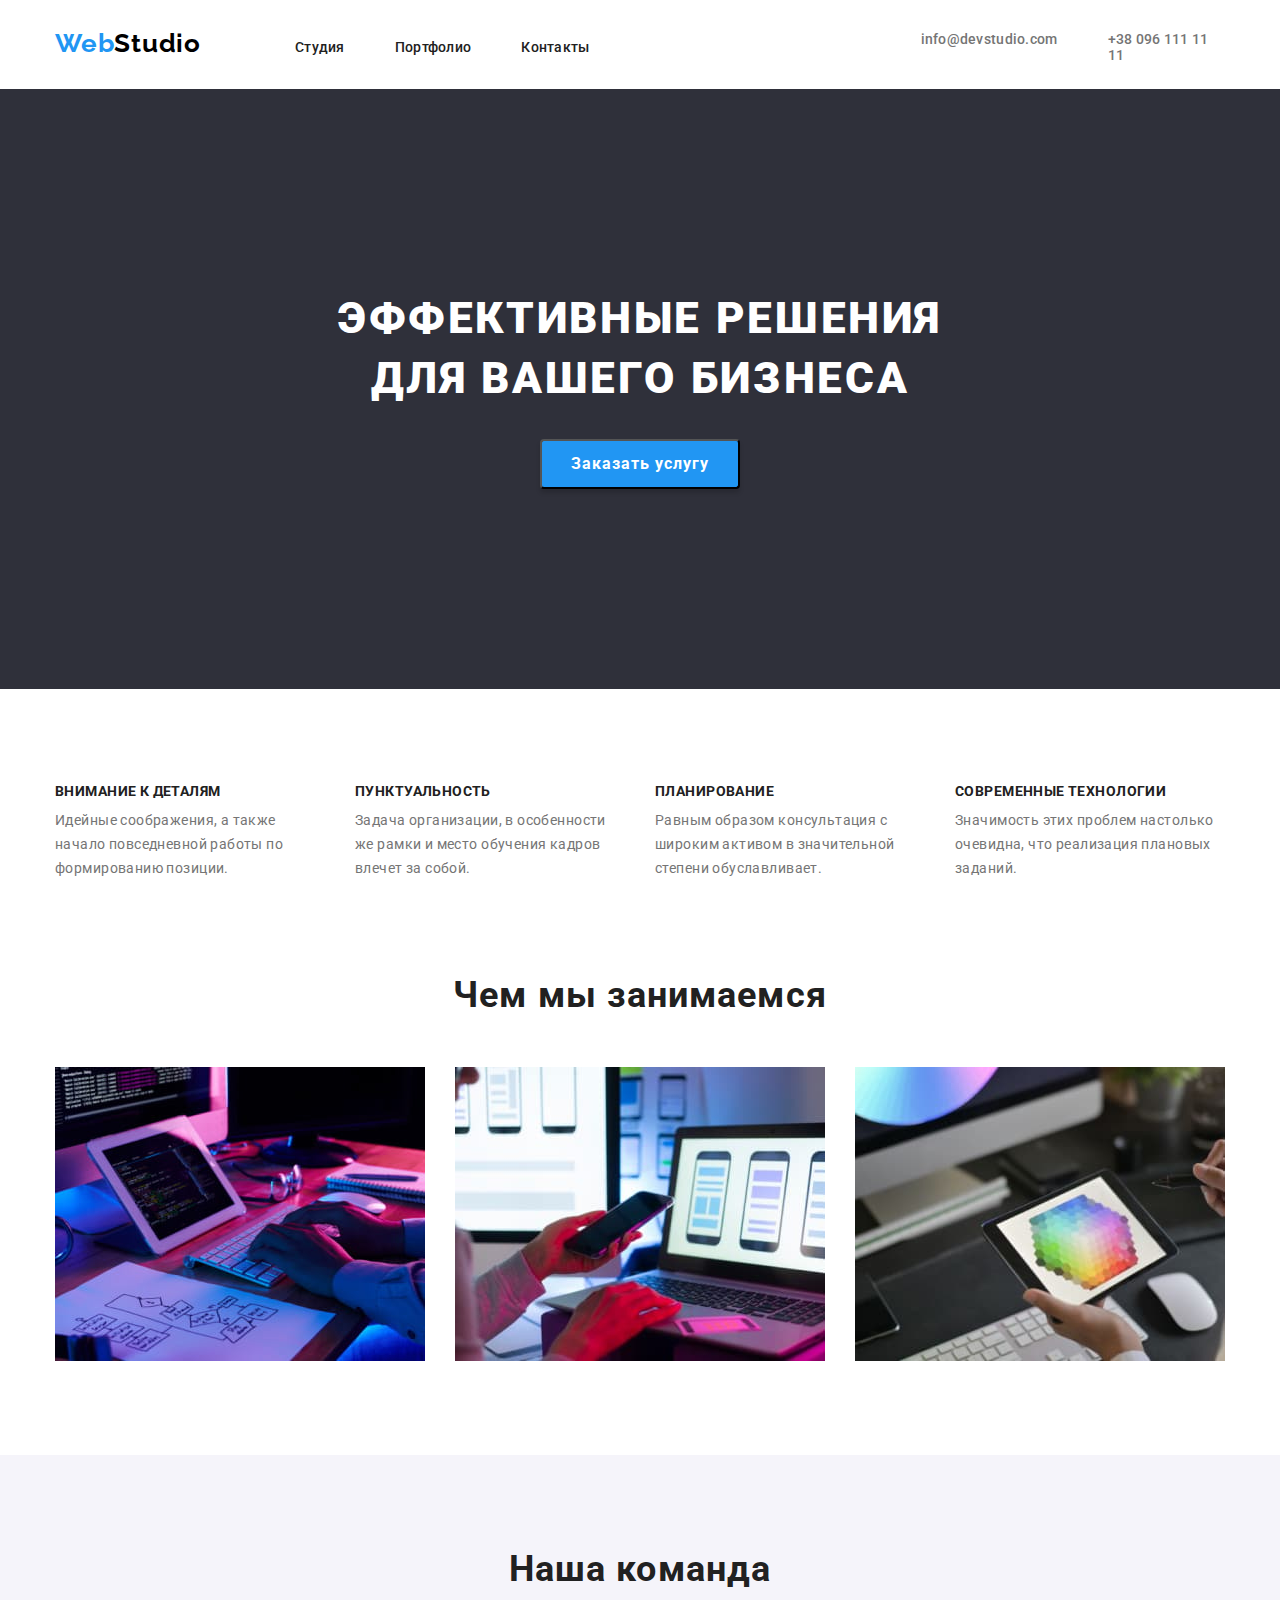
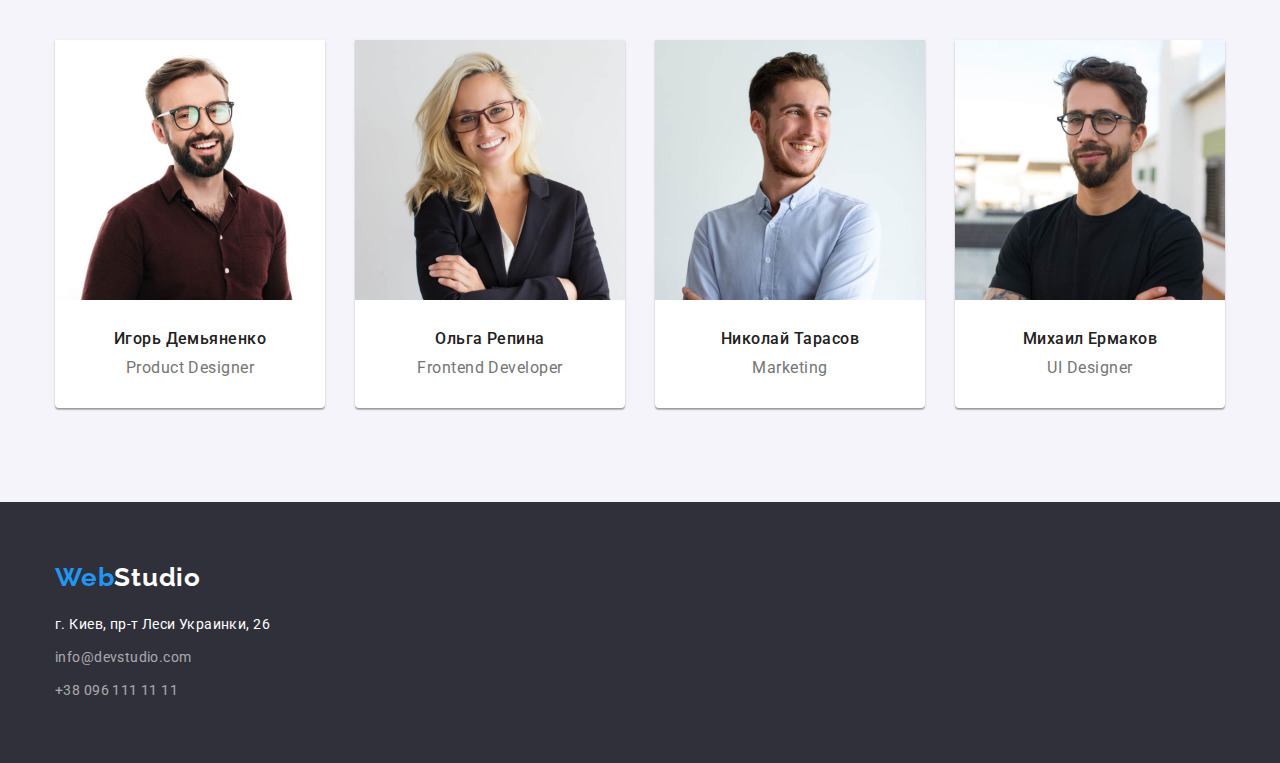
<file: index.html>
<!DOCTYPE html>
<html lang="en">
<head>
    <meta charset="UTF-8">
    <meta http-equiv="X-UA-Compatible" content="IE=edge">
    <meta name="viewport" content="width=device-width, initial-scale=1.0">
    <title>goit-markup-hw-01</title>
    <link rel="preconnect" href="https://fonts.googleapis.com">
    <link rel="preconnect" href="https://fonts.gstatic.com" crossorigin>
    <link href="https://fonts.googleapis.com/css2?family=Roboto:wght@400;500;700;900&display=swap" rel="stylesheet">
    <link href="https://fonts.googleapis.com/css2?family=Raleway:wght@700&family=Roboto:wght@400;500;700;900&display=swap"
        rel="stylesheet">
    <link rel="stylesheet" href="https://cdnjs.cloudflare.com/ajax/libs/modern-normalize/1.1.0/modern-normalize.min.css">

    <link rel="stylesheet" href="css/styles.css">
</head>
<body>
        <header >
                <div class="container">
                    <div class="header-flex">
                        <nav class="nav-flex">
                            <a href="./index.html" class="logo"> <span class="logo-word">Web</span>Studio</a>
                            <ul class="nav-link-flex">
                                <li class="nav-link" ><a class="nav-link" href="./index.html">Студия</a></li>
                                <li class="nav-link" ><a class="nav-link" href="./portfolio.html">Портфолио</a></li>
                                <li class="nav-link" ><a class="nav-link" href="#">Контакты</a></li>
                            </ul>
                        </nav>
                            <ul class="mail-tel-flex" >
                                <li class="mail-tel-link"><a class="mail-tel-link" href="mailto:info@devstudio.com">info@devstudio.com</a></li>
                                <li class="mail-tel-link"><a class="mail-tel-link" href="tel:+380961111111">+38 096 111 11 11</a></li>
                            </ul>
                    </div>
                </div>
        </header>
        <main >
            <!--hero-->
            <section class="hero">
                    <div class="container" >
                        <h1 class="design-title">Эффективные решения <br> для вашего бизнеса</h1>
                        <button type="button" class="button-name">Заказать услугу</button>
                    </div>
            </section>
            <!--features of work-->
            <section class="features-section" >
                <div class="container">
                    <h2 class="visually-hidden">особенности</h2>             
                        <ul class=work-flex>
                            <li>
                                <h3 class="work-title">Внимание к деталям</h3>
                                <p class="work-text">Идейные соображения, а также начало повседневной работы по формированию позиции.</p>
                            </li>
                            <li>
                                <h3 class="work-title">Пунктуальность</h3>
                                <p class="work-text" >Задача организации, в особенности же рамки и место обучения кадров влечет за собой.</p>
                            </li>
                            <li>
                                <h3 class="work-title">Планирование</h3>
                                <p class="work-text" >Равным образом консультация с широким активом в значительной степени обуславливает.</p>
                            </li>
                            <li>
                                <h3 class="work-title">Современные технологии</h3>
                                <p class="work-text" >Значимость этих проблем настолько очевидна, что реализация плановых заданий.</p>
                            </li>
                        </ul>
                </div>
            </section>
            <!--foto-->
            <section class="section">
                <div class="container">
                    <h2 class="work-team-item">Чем мы занимаемся</h2>
                    <ul class="work-flex" >
                        <li class="work-foto-item"><img src="images/whatwedo1.jpg" alt="планшет с клавиатурой" width="370"></li>
                        <li class="work-foto-item" > <img src="images/whatwedo2.jpg" alt="ноутбук с телефоном" width="370"></li>
                        <li><img src="images/whatwedo3.jpg" alt="планшет" width="370"></li>
                    </ul>
                </div>
            </section>
            <!--team-->
            <section class="section-our-team">
                <div class="container">
                    <h2 class="our-team-item">Наша команда</h2>
                        <ul class="work-flex" >
                            <li class="team-item">
                                <img src="images/igordemyanenko.jpg" alt="фото Игоря Демьяненко" width="270">
                                <div class="container-team-item">
                                    <h3 class="work-team-name">Игорь Демьяненко</h3>
                                    <p class="work-position">Product Designer</p>
                                </div>
                            </li>
                            <li class="team-item" >
                                <img src="images/olgarepina.jpg" alt="Ольга Репина" width="270">
                                <div class="container-team-item">
                                    <h3 class="work-team-name" >Ольга Репина</h3>
                                    <p class="work-position">Frontend Developer</p>
                                </div>
                            </li>
                            <li class="team-item" >
                                <img src="images/nikolaytarasov.jpg" alt="Николай Тарасов" width="270">
                                <div class="container-team-item">
                                    <h3 class="work-team-name">Николай Тарасов</h3>
                                    <p class="work-position">Marketing</p>
                                </div>
                            </li>
                            <li class="team-item" >
                                <img src="images/mikhailermakov.jpg" alt="Михаил Ермаков" width="270">
                                <div class="container-team-item">
                                    <h3 class="work-team-name" >Михаил Ермаков</h3>
                                    <p class="work-position" >UI Designer</p>
                                </div>
                            </li>
                </ul>
         
            </section>

        </main>
        <footer class="section-ftr" >
            <div class="container">
                    <a href="./index.html" class="logo">
                        <span class="logo-word">Web</span><span class="logo-word-ftr">Studio</span>
                    </a>
                <address>
                    <ul class="address-item">
                        <li><a class="address-link" href="https://goo.gl/maps/XUz9GN1uXCyKH9LT6">г. Киев, пр-т Леси Украинки, 26</a></li>
                        <li class="mail-tel-ftr" ><a class="mail-tel-ftr" href="mailto:info@devstudio.com">info@devstudio.com</a></li>
                        <li class="mail-tel-ftr" ><a class="mail-tel-ftr" href="tel:+380961111111">+38 096 111 11 11</a></li>
                    </ul>
                </address>
            </div>
        </footer>
  
</body>
</html>
</file>
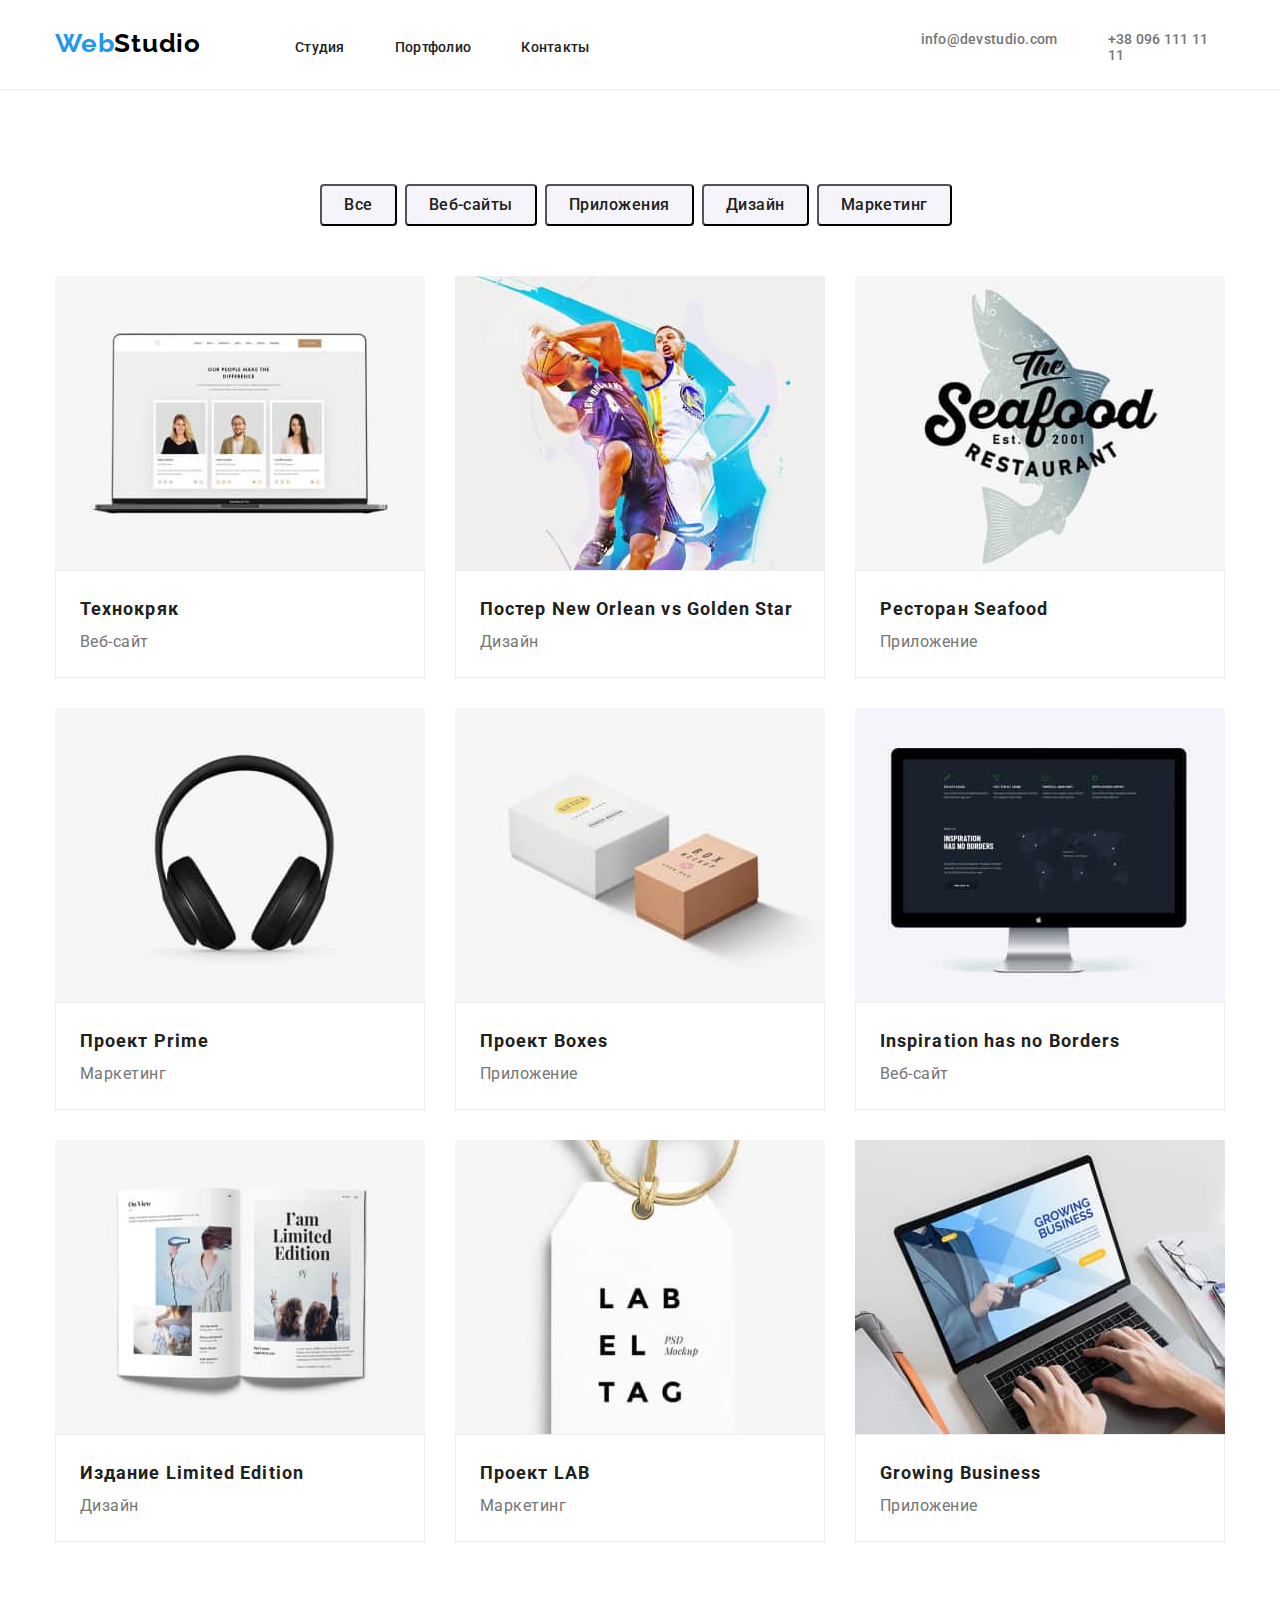
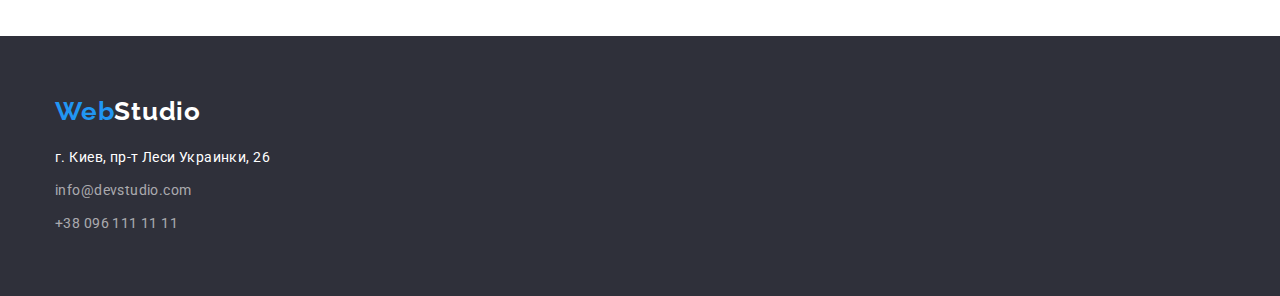
<file: portfolio.html>
<!DOCTYPE html>
<html lang="en">
<head>
    <meta charset="UTF-8">
    <meta http-equiv="X-UA-Compatible" content="IE=edge">
    <meta name="viewport" content="width=device-width, initial-scale=1.0">
    <title>Портфолио</title>
    <link rel="preconnect" href="https://fonts.googleapis.com">
    <link rel="preconnect" href="https://fonts.gstatic.com" crossorigin>
    <link href="https://fonts.googleapis.com/css2?family=Roboto:wght@400;500;700;900&display=swap" rel="stylesheet">
    <link href="https://fonts.googleapis.com/css2?family=Raleway:wght@700&family=Roboto:wght@400;500;700;900&display=swap"
        rel="stylesheet">

    <link rel="stylesheet" href="https://cdnjs.cloudflare.com/ajax/libs/modern-normalize/1.1.0/modern-normalize.min.css">
    
    <link rel="stylesheet" href="css/styles.css">
</head>
<body>
        <header>
            <section class="section-hdr">
            <div class="container">
                <div class="header-flex">
                    <nav class="nav-flex">
                        <a href="./index.html" class="logo"> <span class="logo-word">Web</span>Studio</a>
                        <ul class="nav-link-flex">
                            <li class="nav-link"> <a class="nav-link" href="./index.html">Студия</a></li>
                            <li class="nav-link"> <a class="nav-link" href="./portfolio.html">Портфолио</a></li>
                            <li class="nav-link"> <a class="nav-link" href="#">Контакты</a></li>
                        </ul>
                    </nav>
                    <ul class="mail-tel-flex">
                        <li class="mail-tel-link" ><a class="mail-tel-link" href="mailto:info@devstudio.com">info@devstudio.com</a></li>
                        <li class="mail-tel-link"><a class="mail-tel-link" href="tel:+380961111111">+38 096 111 11 11</a></li>
                    </ul>
                </div>
            </div>
            </section>
        </header>
    <main>
        <!--buttons-->
        <section class="section">
            <div class="container">
            <ul class="button-flex">
                <li><button class="list-button-name" type="button">Все</button></li>
                <li><button class="list-button-name" type="button">Веб-сайты</button></li>
                <li><button class="list-button-name" type="button">Приложения</button></li>
                <li><button class="list-button-name" type="button">Дизайн</button></li>
                <li><button class="list-button-name" type="button">Маркетинг</button></li>
            </ul>
 
            <ul class="projects-flex">
                    <li class="projects-border">
                        <img src="./images/tehnokryak.jpg" alt="открытый ноутбук" width="370">
                        <div class="projects-items">
                            <h3 class="projects-name">Технокряк</h3>
                            <p class="projects-type">Веб-сайт</p>
                        </div>
                    </li>
                    <li class="projects-border">
                        <img src="./images/NewOrleanGoldenStar.jpg" alt="два баскетболиста" width="370">
                        <div class="projects-items">
                            <h3 class="projects-name">Постер New Orlean vs Golden Star</h3>
                            <p class="projects-type" >Дизайн</p>
                        </div>
                    </li>
                    <li class="projects-border">
                        <img src="./images/Seafood.jpg" alt="логотип с рыбой" width="370">
                        <div class="projects-items">
                            <h3 class="projects-name" >Ресторан Seafood</h3>
                            <p class="projects-type" >Приложение</p>
                        </div>
                    </li>
                    <li class="projects-border">
                        <img src="./images/Prime.jpg" alt="наушники" width="370">
                        <div class="projects-items">
                            <h3 class="projects-name" >Проект Prime</h3>
                            <p class="projects-type" >Маркетинг</p>
                        </div>
                    </li>
                    <li class="projects-border">
                        <img src="./images/Boxes.jpg" alt="две коробки" width="370">
                        <div class="projects-items">
                            <h3 class="projects-name" >Проект Boxes</h3>
                            <p class="projects-type" >Приложение</p>
                        </div>
                    </li>
                    <li class="projects-border">
                        <img src="./images/InspirationhasnoBorders.jpg" alt="монитор" width="370">
                        <div class="projects-items">
                            <h3 class="projects-name" >Inspiration has no Borders</h3>
                            <p class="projects-type" >Веб-сайт</p>
                        </div>
                    </li>
                    <li class="projects-border">
                        <img src="./images/LimitedEdition.jpg" alt="страница журнала" width="370">
                        <div class="projects-items">
                            <h3 class="projects-name" >Издание Limited Edition</h3>
                            <p class="projects-type" >Дизайн</p>
                        </div>
                    </li>
                    <li class="projects-border" >
                        <img src="./images/LAB.jpg" alt="бирка" width="370">
                        <div class="projects-items">
                            <h3 class="projects-name" >Проект LAB</h3>
                            <p class="projects-type" >Маркетинг</p>
                        </div>
                    </li>
                    <li class="projects-border">
                        <img src="./images/GrowingBusiness.jpg" alt="две руки печатают на ноутбуке" width="370">
                        <div class="projects-items">
                            <h3 class="projects-name" >Growing Business</h3>
                            <p class="projects-type" >Приложение</p>
                        </div>
                    </li>
            </ul>
            </div>
        </section>
    </main>
        <footer class="section-ftr">
            <div class="container">
                <a href="./index.html" class="logo">
                    <span class="logo-word">Web</span><span class="logo-word-ftr">Studio</span>
                </a>
                <address>
                    <ul class="address-item">
                        <li><a class="address-link" href="https://goo.gl/maps/XUz9GN1uXCyKH9LT6">г. Киев, пр-т Леси Украинки,
                                26</a></li>
                        <li class="mail-tel-ftr" ><a class="mail-tel-ftr" href="mailto:info@devstudio.com">info@devstudio.com</a></li>
                        <li class="mail-tel-ftr" ><a class="mail-tel-ftr" href="tel:+380961111111">+38 096 111 11 11</a></li>
                    </ul>
                </address>
            </div>
        </footer>
</body>
</html>
</file>
<file: css/styles.css>
body {
  font-family: 'Roboto', sans-serif;
  color: black;
  background-color: #ffffff;
}

.section{
  padding-top: 94px;
  padding-bottom: 94px;
}

.container{
  width: 1200px;
  margin: 0 auto;
  padding-left: 15px;
  padding-right: 15px;
  
}


ul{
  margin: 0;
  padding: 0;
  list-style: none;
}

.header-flex{
  display: flex;
  align-items: center;
  padding-bottom: 25px;

 
}

.nav-flex {
  display: flex;
  align-items: center;
 
}

.nav-link-flex{
    display: flex;
    flex-direction: row;
    margin-top: 32px;
    margin-right: 331px;
}



.mail-tel-flex{
      display: flex;
      flex-direction: row;
      margin-top: 32px;
}

.logo {
  font-family: 'Raleway';
  font-style: normal;
  font-weight: 700;
  font-size: 26px;
  color: black;
  text-decoration: none;
  line-height: 1.19;
  letter-spacing: 0.03em;
  margin-top: 24px;
  margin-right: 94px;
}

.logo-word {
  color: #2196f3;
}


.nav-link {
  font-weight: 500;
  font-size: 14px;
  color: #212121;
  text-decoration: none;
  line-height: 1.14;
  letter-spacing: 0.02em;
  margin-right: 50px;
  
}



.nav-link:last-child {
  margin-right: 0px;
}


.nav-link:hover,
.nav-link:focus {
  color: #2196f3;
}

.mail-tel-link {
  font-weight: 500;
  font-size: 14px;
  color: #757575;
  text-decoration: none;
  line-height: 1.14;
  letter-spacing: 0.02em;
  margin-right: 50px;
 
}

.mail-tel-link:last-child {
  margin-right: 0px;
}

.mail-tel-link:hover,
.mail-tel-link:focus {
  color: #2196f3;
}

.hero {
  background-color: #2f303a;
  text-align: center;
  padding-top: 200px;
  padding-bottom: 200px;
  
}

.design-title {

  color: #ffffff;
  font-weight: 900;
  font-size: 44px;
  margin: 0px;
  text-transform: uppercase;
  line-height: 1.36;
  letter-spacing: 0.06em;
 text-align: center;
  
}

.button-name {
  font-family: Roboto;
  width: 200px;
  height: 50px;
  background-color: #2196f3;
  color: #ffffff;
  font-weight: 700;
  font-size: 16px;
  cursor: pointer;
  line-height: 1.87;
  letter-spacing: 0.06em;
  box-shadow: 0px 4px 4px rgba(0, 0, 0, 0.15);
  border-radius: 4px;
  margin-top: 30px;
 
}

.button-name:focus {
  color: #ffffff;
}

.features-section{
  padding-top: 94px;
  padding-bottom: 0px;
}
.visually-hidden {
  position: absolute;
  width: 1px;
  height: 1px;
  margin: -1px;
  border: 0;
  padding: 0;
  white-space: nowrap;
  clip-path: inset(100%);
  clip: rect(0 0 0 0);
  overflow: hidden;
}

.work-flex{
    display: flex;

    margin: 0px;
    padding: 0px;
}

.work-title {
  width: 270px;
  color: #212121;
  font-weight: 700;
  font-size: 14px;
  text-transform: uppercase;
  line-height: 1.17;
  letter-spacing: 0.03em;
  margin: 0px;
}

.work-text {
  width: 270px;
  color: #757575;
  font-weight: 400;
  font-size: 14px;
  line-height: 1.71;
  letter-spacing: 0.03em;
  margin-top: 10px;
  margin-bottom: 0px;
  margin-right: 30px;

}

.work-team-item {
  color: #212121;
  font-weight: 700;
  font-size: 36px;
  text-align: center;
  line-height: 1.16;
  letter-spacing: 0.03em;
  margin-top: 0px;
  margin-bottom: 50px;
}

.work-foto-item{
  margin-right: 30px ;
}

.section-our-team{

  background-color: #F5F4FA;
  padding-top: 94px;
  padding-bottom: 94px;

}

.our-team-item{
  color: #212121;
  font-weight: 700;
  font-size: 36px;
  text-align: center;
  line-height: 1.16;
  letter-spacing: 0.03em;
  margin-top: 0px;
  margin-bottom: 50px;
}

.team-item{
  margin-right: 30px;
  background: #FFFFFF;
  box-shadow: 0px 1px 3px rgba(0, 0, 0, 0.12),
  0px 1px 1px rgba(0, 0, 0, 0.14),
  0px 2px 1px rgba(0, 0, 0, 0.2);
  border-radius: 0px 0px 4px 4px;

}

.container-team-item{
  padding-top: 30px;
  padding-bottom: 30px;
}

.work-team-name {
  color: #212121;
  font-weight: 500;
  font-size: 16px;
  line-height: 1.18;
  letter-spacing: 0.03em;
  text-align: center;
  margin: 0px 0px 10px 0px;
}

.work-position {
  color: #757575;
  font-weight: 400;
  font-size: 16px;
  line-height: 1.18;
  letter-spacing: 0.03em;
  text-align: center;
  margin: 0;
}

.section-ftr {
  background-color: #2f303a;
  padding-top: 60px;
  padding-bottom: 60px;
}

.logo-word-ftr {
  color: #ffffff;
}

address {
  font-style: normal;
}

.address-item{
  padding-left: 0px;
  margin-top: 20px;
}

.address-link {
  color: #ffffff;
  font-weight: 400;
  font-size: 14px;
  text-decoration: none;
  line-height: 1.71;
  letter-spacing: 0.03em;
  margin-bottom: 9px;
  display: block;
}

.address-link:hover {
  color: #2196f3;
}

.mail-tel-ftr {
  font-weight: 400;
  font-size: 14px;
  color: rgba(255, 255, 255, 0.6);
  text-decoration: none;
  line-height: 1.71;
  letter-spacing: 0.03em;
  margin-bottom: 9px;
  display: block;
}

.mail-tel-ftr:last-child{
  margin-bottom: 0px;
}

.section-hdr{
border-bottom: 1px solid #ECECEC;
}

.container-btn{
    width: 1200px;
    margin: auto;
    margin-bottom: 50px;
    padding-left: 15px;
    padding-right: 15px;
}

.button-flex{
  display: flex;
  justify-content: center;
  margin-bottom: 50px;


}

.button-flex li{
margin-right: 8px;
}

.list-button-name {
  font-family: Roboto;
  color: #212121;
  background-color: #f5f4fa;
  font-weight: 500;
  font-size: 16px;
  cursor: pointer;
  line-height: 1.62;
  letter-spacing: 0.03em;
  border-radius: 4px;
  padding: 6px 22px 6px 22px;

}

.list-button-name:hover {
  background-color: #2196f3;
  color: #ffffff;
}

.list-button-name:focus {
  color: #2196f3;
}

.projects-flex {
  display: flex;
  flex-wrap: wrap;
  margin-left: -30px;
  margin-bottom: -30px;
}


.projects-border{
    margin-left: 30px;
    margin-bottom: 30px;
}

img{
  display: block;
}

.projects-items{
  padding: 20px 24px ;
  border: 1px solid #EEEEEE;
}

.projects-name {
  color: #212121;
  font-weight: 700;
  font-size: 18px;
  line-height: 2;
  letter-spacing: 0.06em;
}

.projects-type {
  color: #757575;
  font-weight: 400;
  font-size: 16px;
  line-height: 1.87;
  letter-spacing: 0.03em;

}

h1,h2,h3,p{
  margin: 0;
}
</file>
